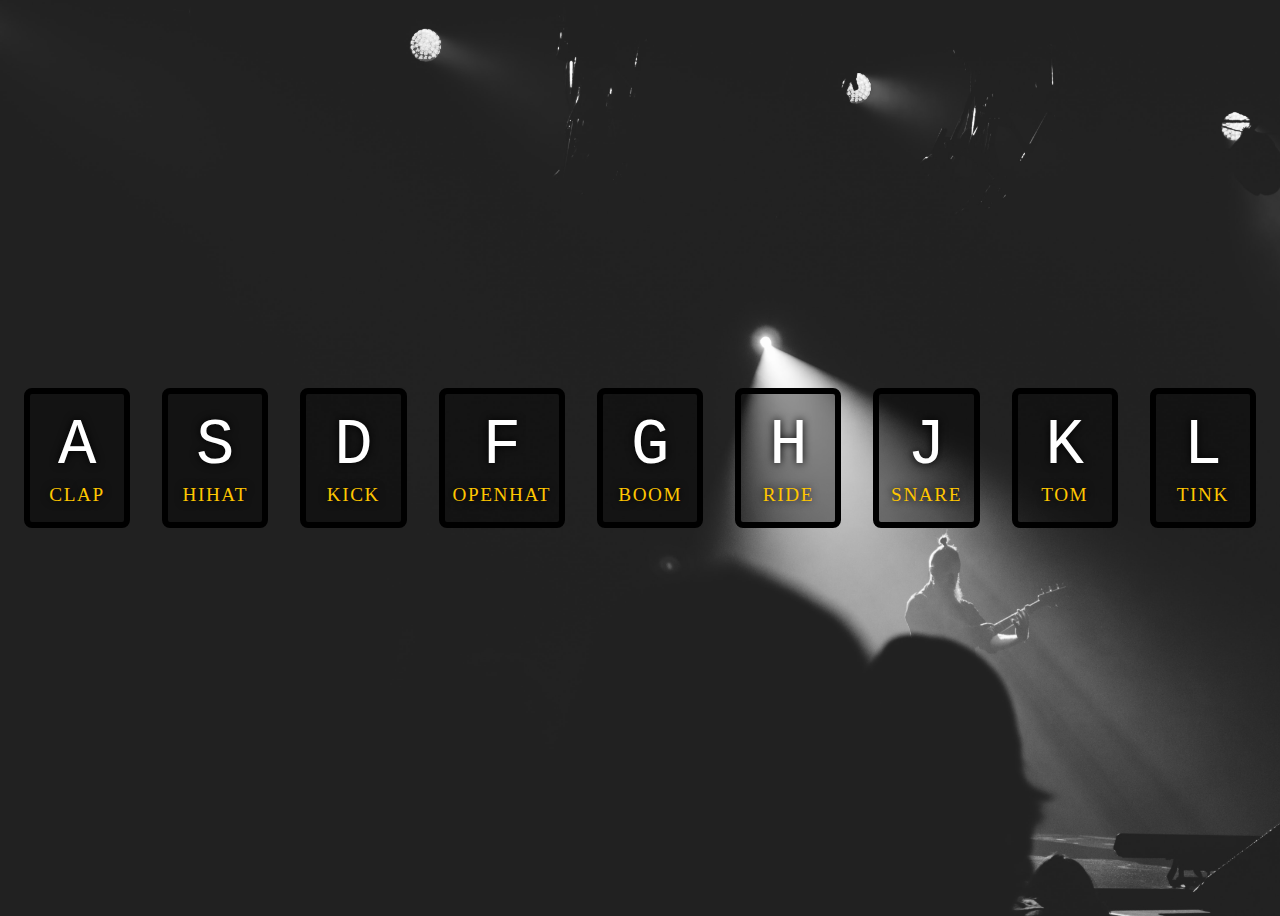
<file: index.html>
<!DOCTYPE html>
<html lang="en">
<head>
    <meta charset="UTF-8">
    <meta http-equiv="X-UA-Compatible" content="IE=edge">
    <meta name="viewport" content="width=device-width, initial-scale=1.0">
    <title>Drum Kit</title>
    <link rel="stylesheet" href="CSS/style.css">
</head>
<body>
    <div class="keys">
        <div data-key="65" class="key">
            <kbd>A</kbd>
            <span class="sound">Clap</span>
        </div>
        <div data-key="83" class="key">
            <kbd>S</kbd>
            <span class="sound">Hihat</span>
        </div>
        <div data-key="68" class="key">
            <kbd>D</kbd>
            <span class="sound">Kick</span>
        </div>
        <div data-key="70" class="key">
            <kbd>F</kbd>
            <span class="sound">Openhat</span>
        </div>
        <div data-key="71" class="key">
            <kbd>G</kbd>
            <span class="sound">Boom</span>
        </div>
        <div data-key="72" class="key">
            <kbd>H</kbd>
            <span class="sound">Ride</span>
        </div>
        <div data-key="74" class="key">
            <kbd>J</kbd>
            <span class="sound">Snare</span>
        </div>
        <div data-key="75" class="key">
            <kbd>K</kbd>
            <span class="sound">Tom</span>
        </div>
        <div data-key="76" class="key">
            <kbd>L</kbd>
            <span class="sound">Tink</span>
        </div>
    </div>

    <audio data-key="65" src="Assets/Clap.wav"></audio>
    <audio data-key="83" src="Assets/Hihat.wav"></audio>
    <audio data-key="68" src="Assets/Kick.wav"></audio>
    <audio data-key="70" src="Assets/Openhat.wav"></audio>
    <audio data-key="71" src="Assets/Boom.wav"></audio>
    <audio data-key="72" src="Assets/Ride.wav"></audio>
    <audio data-key="74" src="Assets/Snare.wav"></audio>
    <audio data-key="75" src="Assets/Tom.wav"></audio>
    <audio data-key="76" src="Assets/Tink.wav"></audio>


    <script src="JS/main.js"></script>
</body>
</html>
</file>
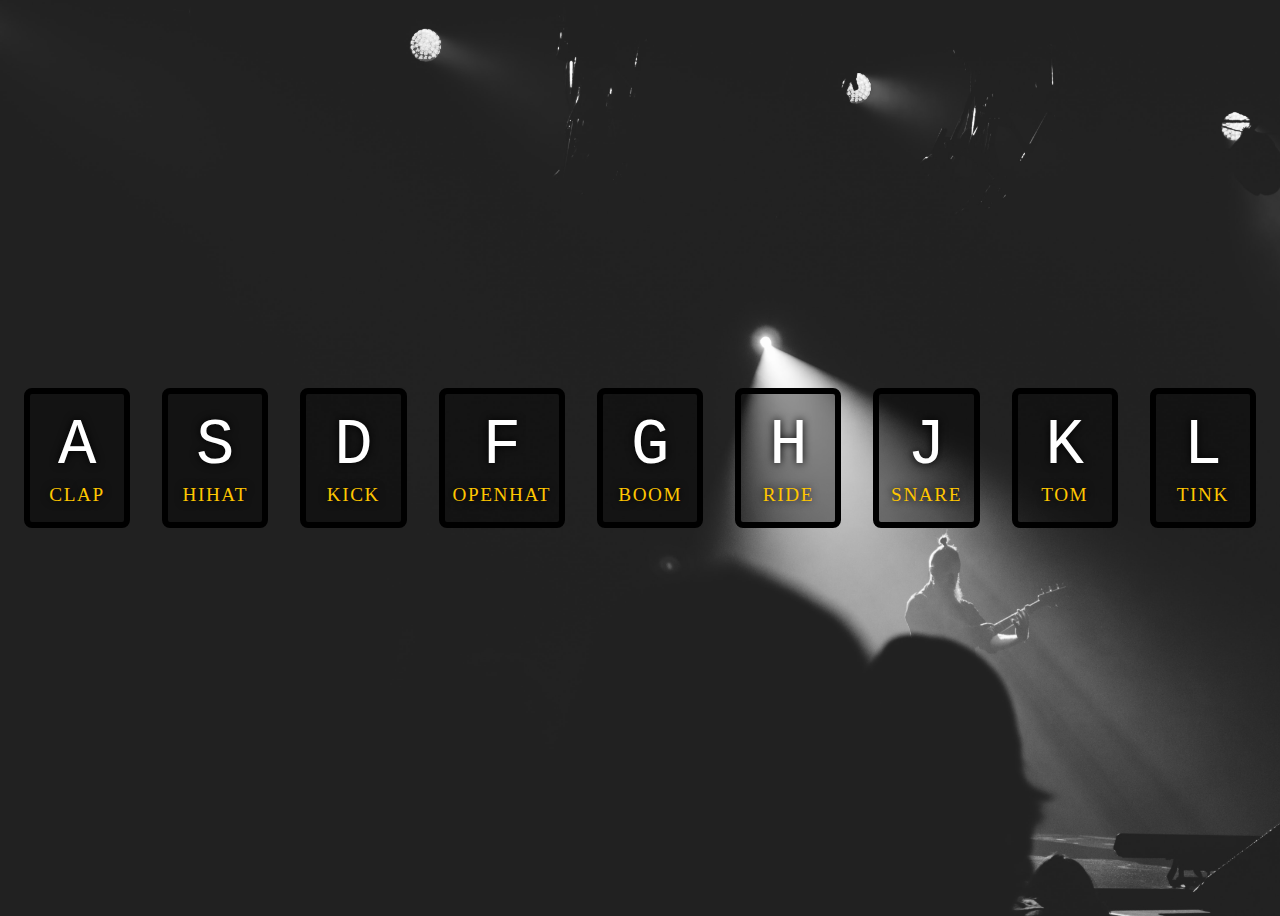
<file: Drum Kit.html>
<!DOCTYPE html>
<html lang="en">
<head>
    <meta charset="UTF-8">
    <meta http-equiv="X-UA-Compatible" content="IE=edge">
    <meta name="viewport" content="width=device-width, initial-scale=1.0">
    <title>Drum Kit</title>
    <link rel="stylesheet" href="CSS/style.css">
</head>
<body>
    <div class="keys">
        <div data-key="65" class="key">
            <kbd>A</kbd>
            <span class="sound">Clap</span>
        </div>
        <div data-key="83" class="key">
            <kbd>S</kbd>
            <span class="sound">Hihat</span>
        </div>
        <div data-key="68" class="key">
            <kbd>D</kbd>
            <span class="sound">Kick</span>
        </div>
        <div data-key="70" class="key">
            <kbd>F</kbd>
            <span class="sound">Openhat</span>
        </div>
        <div data-key="71" class="key">
            <kbd>G</kbd>
            <span class="sound">Boom</span>
        </div>
        <div data-key="72" class="key">
            <kbd>H</kbd>
            <span class="sound">Ride</span>
        </div>
        <div data-key="74" class="key">
            <kbd>J</kbd>
            <span class="sound">Snare</span>
        </div>
        <div data-key="75" class="key">
            <kbd>K</kbd>
            <span class="sound">Tom</span>
        </div>
        <div data-key="76" class="key">
            <kbd>L</kbd>
            <span class="sound">Tink</span>
        </div>
    </div>

    <audio data-key="65" src="Assets/Clap.wav"></audio>
    <audio data-key="83" src="Assets/Hihat.wav"></audio>
    <audio data-key="68" src="Assets/Kick.wav"></audio>
    <audio data-key="70" src="Assets/Openhat.wav"></audio>
    <audio data-key="71" src="Assets/Boom.wav"></audio>
    <audio data-key="72" src="Assets/Ride.wav"></audio>
    <audio data-key="74" src="Assets/Snare.wav"></audio>
    <audio data-key="75" src="Assets/Tom.wav"></audio>
    <audio data-key="76" src="Assets/Tink.wav"></audio>


    <script src="JS/main.js"></script>
</body>
</html>
</file>
<file: CSS/style.css>
html{
    background: url(../Assets/Background.jpg);
    background-size: cover;
    
}

.body{
    margin: 0;
    padding: 0;
}

.keys{
    display: flex;
    height: 100vh;
    justify-content: center;
    align-items: center;
}

.key{
    border: .4rem solid black;
    border-radius: .5rem;
    margin: 1rem;
    font-size: 1.3rem;
    padding: 1rem .5rem;
    transition: all .07s ease;
    width: 100px;
    text-align: center;
    color: white;
    background: rgba(0,0,0,0.4);
    text-shadow: 0 0 .5rem black;
}

.playing {
    transform: scale(1.1);
    border-color: #ffc600;
    box-shadow: 0 0 1rem #ffc600;
}
  
kbd {
    display: block;
    font-size: 4rem;
}
  
.sound {
    font-size: 1.2rem;
    text-transform: uppercase;
    letter-spacing: .1rem;
    color: #ffc600;
}
</file>
